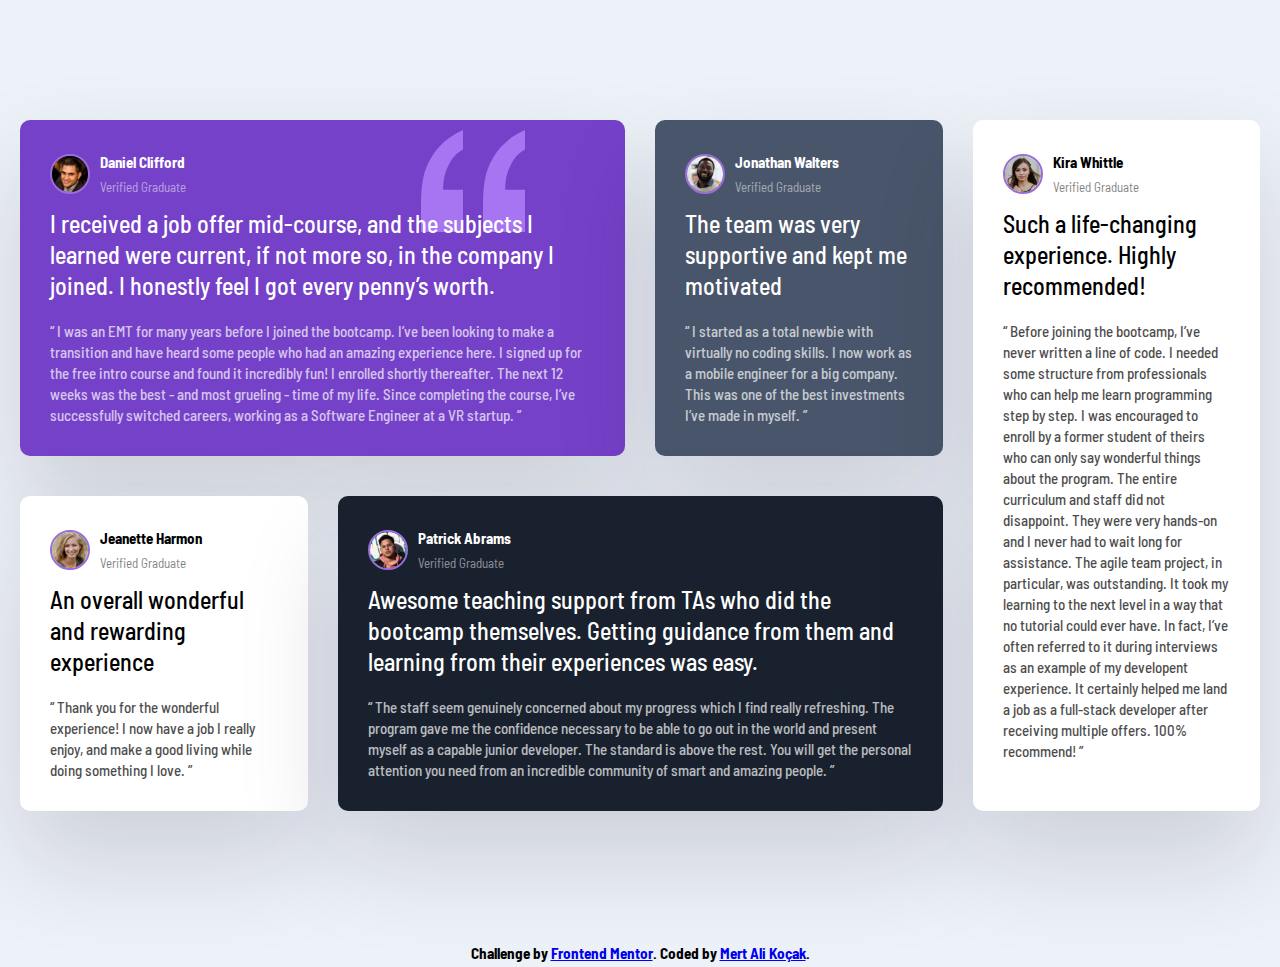
<file: index.html>
<!DOCTYPE html>
<html lang="en">
  <head>
    <meta charset="UTF-8" />
    <meta http-equiv="X-UA-Compatible" content="IE=edge" />
    <meta name="viewport" content="width=device-width, initial-scale=1.0" />
    <link rel="stylesheet" href="style.css" />
    <title>Testimonials</title>
  </head>
  <body>
    <div class="testimonials">
      <div class="card card--bg-purple">
        <header class="card__header">
          <img
            src="images/image-daniel.jpg"
            alt="image-daniel"
            class="card__img"
          />
          <div>
            <h3>Daniel Clifford</h3>
            <p>Verified Graduate</p>
          </div>
        </header>
        <p class="card__lead">
          I received a job offer mid-course, and the subjects I learned were
          current, if not more so, in the company I joined. I honestly feel I
          got every penny’s worth.
        </p>
        <p class="card__quote">
          “ I was an EMT for many years before I joined the bootcamp. I’ve been
          looking to make a transition and have heard some people who had an
          amazing experience here. I signed up for the free intro course and
          found it incredibly fun! I enrolled shortly thereafter. The next 12
          weeks was the best - and most grueling - time of my life. Since
          completing the course, I’ve successfully switched careers, working as
          a Software Engineer at a VR startup. ”
        </p>
      </div>
      <div class="card card--bg-gray-blue">
        <header class="card__header">
          <img
            src="images/image-jonathan.jpg"
            alt="image-jonathan"
            class="card__img"
          />
          <div>
            <h3>Jonathan Walters</h3>
            <p>Verified Graduate</p>
          </div>
        </header>
        <p class="card__lead">
          The team was very supportive and kept me motivated
        </p>
        <p class="card__quote">
          “ I started as a total newbie with virtually no coding skills. I now
          work as a mobile engineer for a big company. This was one of the best
          investments I’ve made in myself. ”
        </p>
      </div>
      <div class="card">
        <header class="card__header">
          <img
            src="images/image-jeanette.jpg"
            alt="image-jeanette"
            class="card__img"
          />
          <div>
            <h3>Jeanette Harmon</h3>
            <p>Verified Graduate</p>
          </div>
        </header>
        <p class="card__lead">An overall wonderful and rewarding experience</p>
        <p class="card__quote">
          “ Thank you for the wonderful experience! I now have a job I really
          enjoy, and make a good living while doing something I love. ”
        </p>
      </div>
      <div class="card card--bg-black-blue">
        <header class="card__header">
          <img
            src="images/image-patrick.jpg"
            alt="image-patrick"
            class="card__img"
          />
          <div>
            <h3>Patrick Abrams</h3>
            <p>Verified Graduate</p>
          </div>
        </header>
        <p class="card__lead">
          Awesome teaching support from TAs who did the bootcamp themselves.
          Getting guidance from them and learning from their experiences was
          easy.
        </p>
        <p class="card__quote">
          “ The staff seem genuinely concerned about my progress which I find
          really refreshing. The program gave me the confidence necessary to be
          able to go out in the world and present myself as a capable junior
          developer. The standard is above the rest. You will get the personal
          attention you need from an incredible community of smart and amazing
          people. ”
        </p>
      </div>
      <div class="card">
        <header class="card__header">
          <img src="images/image-kira.jpg" alt="image-kira" class="card__img" />
          <div>
            <h3>Kira Whittle</h3>
            <p>Verified Graduate</p>
          </div>
        </header>
        <p class="card__lead">
          Such a life-changing experience. Highly recommended!
        </p>
        <p class="card__quote">
          “ Before joining the bootcamp, I’ve never written a line of code. I
          needed some structure from professionals who can help me learn
          programming step by step. I was encouraged to enroll by a former
          student of theirs who can only say wonderful things about the program.
          The entire curriculum and staff did not disappoint. They were very
          hands-on and I never had to wait long for assistance. The agile team
          project, in particular, was outstanding. It took my learning to the
          next level in a way that no tutorial could ever have. In fact, I’ve
          often referred to it during interviews as an example of my developent
          experience. It certainly helped me land a job as a full-stack
          developer after receiving multiple offers. 100% recommend! ”
        </p>
      </div>
    </div>
    <footer>
      <h3>
        Challenge by
        <a href="https://www.frontendmentor.io?ref=challenge" target="_blank"
          >Frontend Mentor</a
        >. Coded by <a href="#">Mert Ali Koçak</a>.
      </h3>
    </footer>
  </body>
</html>
</file>
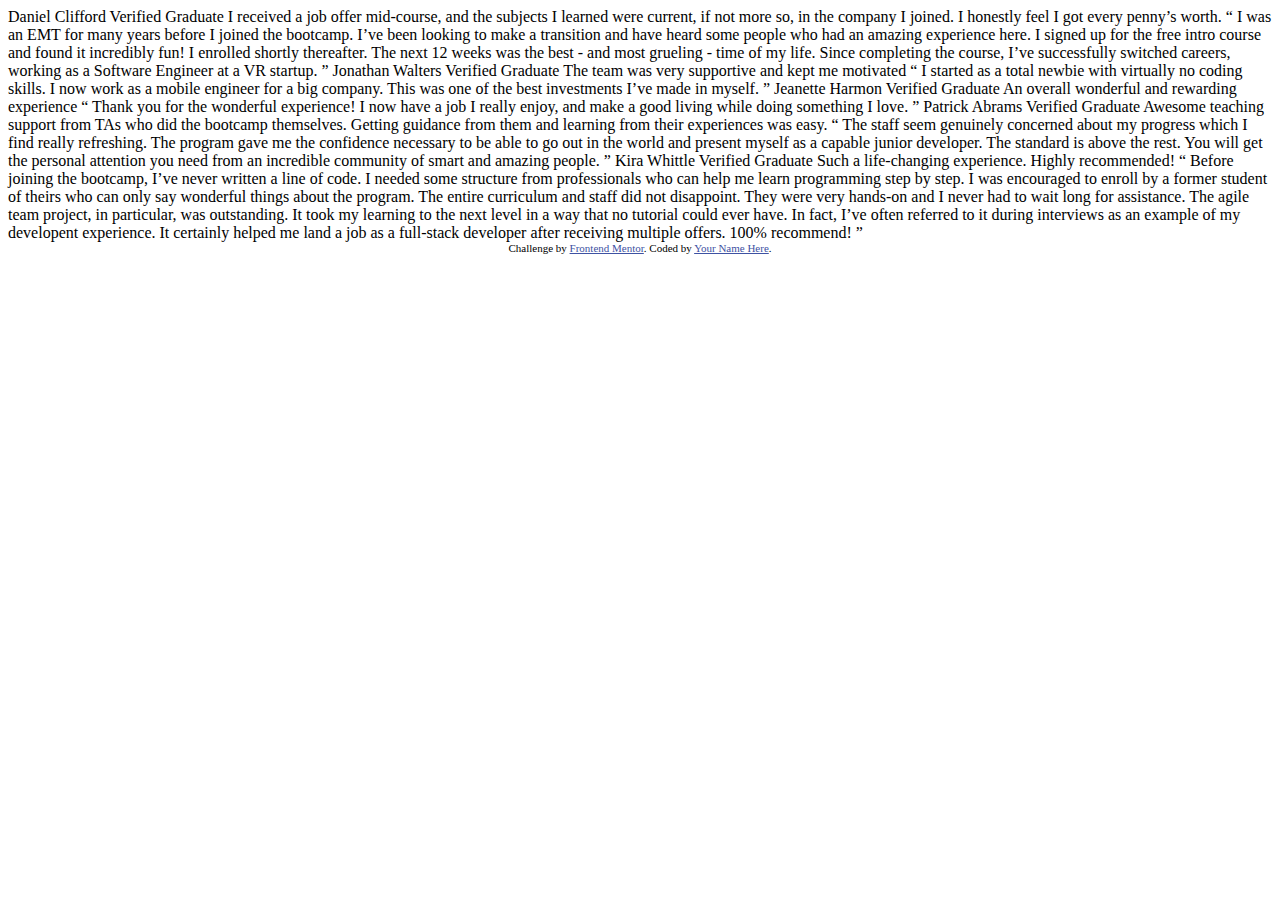
<file: sandbox/index.html>
<!DOCTYPE html>
<html lang="en">
<head>
  <meta charset="UTF-8">
  <meta name="viewport" content="width=device-width, initial-scale=1.0"> <!-- displays site properly based on user's device -->

  <link rel="icon" type="image/png" sizes="32x32" href="./images/favicon-32x32.png">
  
  <title>Frontend Mentor | [Challenge Name Here]</title>

  <!-- Feel free to remove these styles or customise in your own stylesheet 👍 -->
  <style>
    .attribution { font-size: 11px; text-align: center; }
    .attribution a { color: hsl(228, 45%, 44%); }
  </style>
</head>
<body>
  Daniel Clifford
  Verified Graduate

  I received a job offer mid-course, and the subjects I learned were current, if not more so, 
  in the company I joined. I honestly feel I got every penny’s worth.

  “ I was an EMT for many years before I joined the bootcamp. I’ve been looking to make a 
  transition and have heard some people who had an amazing experience here. I signed up 
  for the free intro course and found it incredibly fun! I enrolled shortly thereafter. 
  The next 12 weeks was the best - and most grueling - time of my life. Since completing 
  the course, I’ve successfully switched careers, working as a Software Engineer at a VR startup. ”

  Jonathan Walters
  Verified Graduate

  The team was very supportive and kept me motivated

  “ I started as a total newbie with virtually no coding skills. I now work as a mobile engineer 
  for a big company. This was one of the best investments I’ve made in myself. ”

  Jeanette Harmon
  Verified Graduate

  An overall wonderful and rewarding experience

  “ Thank you for the wonderful experience! I now have a job I really enjoy, and make a good living 
  while doing something I love. ”

  Patrick Abrams
  Verified Graduate

  Awesome teaching support from TAs who did the bootcamp themselves. Getting guidance from them and 
  learning from their experiences was easy.

  “ The staff seem genuinely concerned about my progress which I find really refreshing. The program 
  gave me the confidence necessary to be able to go out in the world and present myself as a capable 
  junior developer. The standard is above the rest. You will get the personal attention you need from 
  an incredible community of smart and amazing people. ”

  Kira Whittle
  Verified Graduate

  Such a life-changing experience. Highly recommended!

  “ Before joining the bootcamp, I’ve never written a line of code. I needed some structure from 
  professionals who can help me learn programming step by step. I was encouraged to enroll by a former 
  student of theirs who can only say wonderful things about the program. The entire curriculum and staff 
  did not disappoint. They were very hands-on and I never had to wait long for assistance. The agile team 
  project, in particular, was outstanding. It took my learning to the next level in a way that no tutorial 
  could ever have. In fact, I’ve often referred to it during interviews as an example of my developent 
  experience. It certainly helped me land a job as a full-stack developer after receiving multiple offers. 
  100% recommend! ”
  
  <div class="attribution">
    Challenge by <a href="https://www.frontendmentor.io?ref=challenge" target="_blank">Frontend Mentor</a>. 
    Coded by <a href="#">Your Name Here</a>.
  </div>
</body>
</html>
</file>
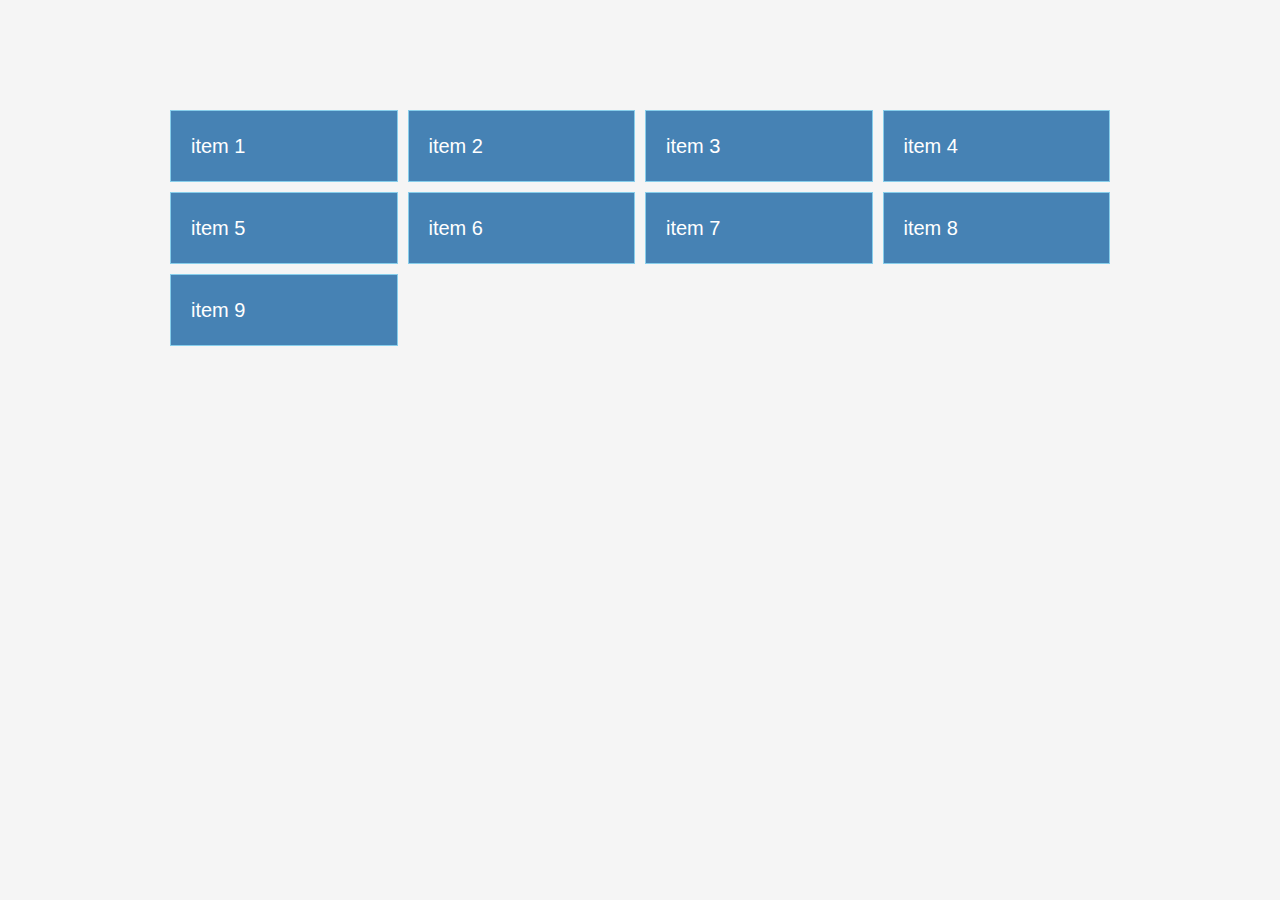
<file: sandbox/grid.html>
<!DOCTYPE html>
<html lang="en">
  <head>
    <meta charset="UTF-8" />
    <meta http-equiv="X-UA-Compatible" content="IE=edge" />
    <meta name="viewport" content="width=device-width, initial-scale=1.0" />
    <link rel="stylesheet" href="grid.css" />
    <title>CSS Grid Crash Course</title>
  </head>
  <body>
    <div class="container">
      <div class="item">item 1</div>
      <div class="item">item 2</div>
      <div class="item">item 3</div>
      <div class="item">item 4</div>
      <div class="item">item 5</div>
      <div class="item">item 6</div>
      <div class="item">item 7</div>
      <div class="item">item 8</div>
      <div class="item">item 9</div>
    </div>
  </body>
</html>
</file>
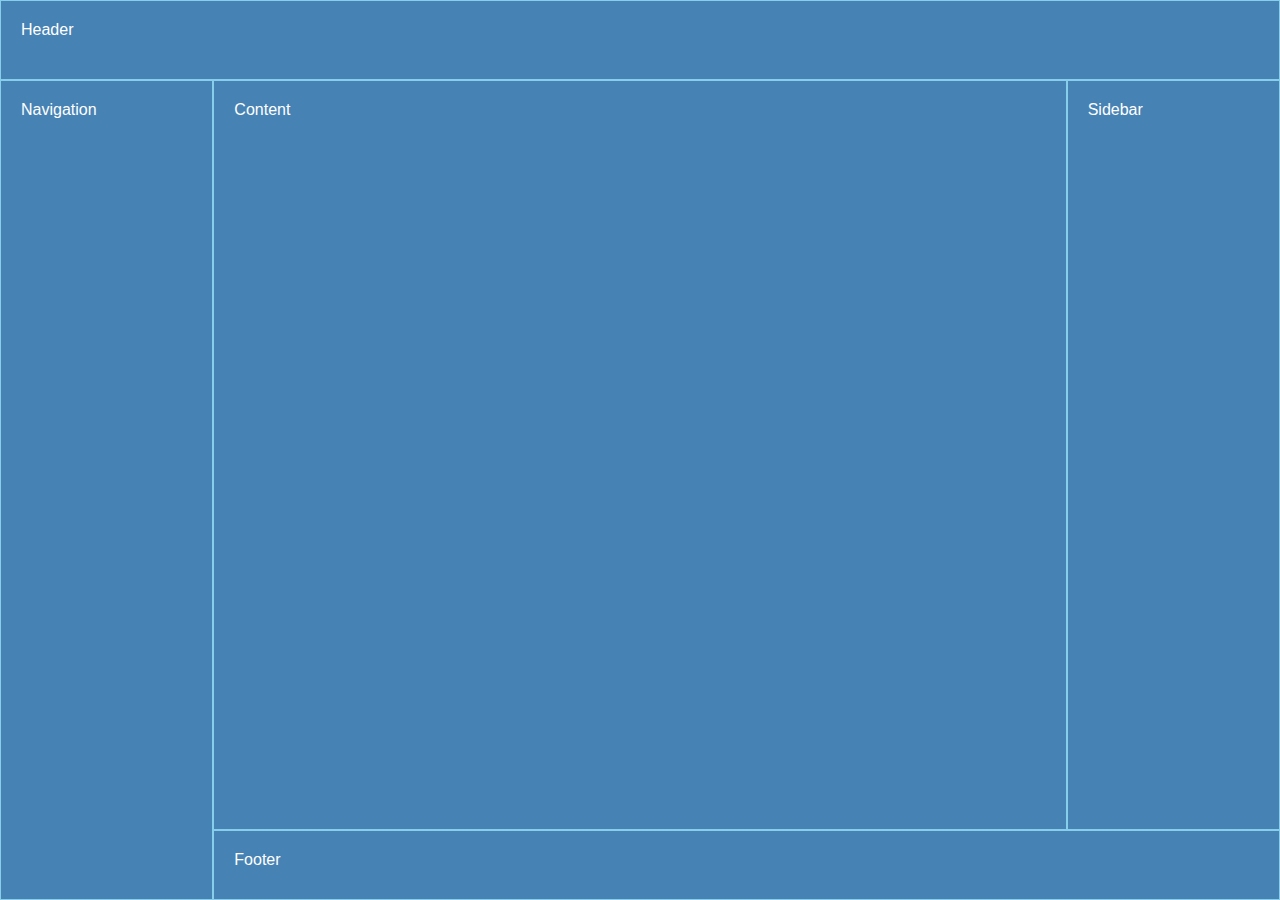
<file: sandbox/grid2.html>
<!DOCTYPE html>
<html lang="en">
  <head>
    <meta charset="UTF-8" />
    <meta http-equiv="X-UA-Compatible" content="IE=edge" />
    <meta name="viewport" content="width=device-width, initial-scale=1.0" />
    <link rel="stylesheet" href="grid2.css" />
    <title>CSS Grid Template Areas</title>
  </head>
  <body>
    <header>Header</header>
    <main>Content</main>
    <nav>Navigation</nav>
    <aside>Sidebar</aside>
    <footer>Footer</footer>
  </body>
</html>
</file>
<file: style.css>
@import url("https://fonts.googleapis.com/css2?family=Barlow+Semi+Condensed:wght@200;300;400;700&display=swap");
* {
  box-sizing: border-box;
  padding: 0;
  margin: 0;
}
body {
  background: #edf2f8;
  font-family: "Barlow Semi Condensed", sans-serif;
  line-height: 1.7;
  font-size: 13px;
}

.testimonials {
  max-width: 1440px;
  margin: 100px auto;
  padding: 20px;
  display: grid;
  grid-template-columns: repeat(4, 1fr);
  gap: 30px;
}

.card {
  background-color: white;
  border-radius: 10px;
  padding: 30px;
  box-shadow: rgba(17, 12, 46, 0.15) 0px 48px 100px 0px;
  margin-bottom: 10px;
}

.card__header {
  display: flex;
  align-items: center;
  margin-bottom: 10px;
}
.card__header h3 {
  font-size: 15px;
}
.card__header p {
  opacity: 50%;
}

.card__img {
  width: 40px;
  height: 40px;
  border-radius: 50%;
  border: 2px solid #996ed9;
  margin-right: 10px;
}

.card__lead {
  font-size: 1.5rem;
  font-weight: 500;
  line-height: 1.3;
  margin-bottom: 20px;
}
.card__quote {
  font-size: 15px;
  font-weight: 500;
  line-height: 1.4;
  opacity: 70%;
}

.card--bg-purple {
  background-color: hsl(263, 55%, 52%);
  color: white;
  background-image: url(./images/bg-pattern-quotation.svg);
  background-repeat: no-repeat;
  background-position: top 10px right 100px;
}
.card--bg-gray-blue {
  background-color: hsl(217, 19%, 35%);
  color: white;
}
.card--bg-black-blue {
  background-color: hsl(219, 29%, 14%);
  color: white;
}
.card:nth-of-type(1) {
  grid-column: 1/3;
}
.card:nth-of-type(5) {
  grid-column: 4/5;
  grid-row: 1/3;
}
.card:nth-of-type(4) {
  grid-column: 2/4;
  grid-row: 2/3;
}

footer {
  text-align: center;
}

@media (max-width: 769px) {
  .testimonials {
    grid-template-columns: 1fr;
    width: 100%;
  }
  .card:nth-of-type(1) {
    grid-column: 1;
  }
  .card:nth-of-type(5) {
    grid-column: 1;
    grid-row: 5;
  }
  .card:nth-of-type(4) {
    grid-column: 1;
    grid-row: 4;
  }
}
</file>
<file: sandbox/grid.css>
* {
  box-sizing: border-box;
  padding: 0;
  margin: 0;
}
body {
  font-family: "Open Sans", sans-serif;
  font-size: 16px;
  line-height: 1.5;
  color: #333;
  background-color: #f5f5f5;
}

.container {
  max-width: 960px;
  margin: 100px auto;
  padding: 10px;
  display: grid;
  /* grid-template-columns: repeat(3, 1fr); */
  grid-template-columns: repeat(auto-fill, minmax(200px, 1fr));
  gap: 10px;

  /*   align-items: flex-end;
  justify-content: space-around; */

  /*   grid-auto-rows: minmax(100px, auto); */
  /* grid-template-rows: repeat(3, 1fr); */
}

.item {
  background-color: steelblue;
  color: #fff;
  font-size: 20px;
  padding: 20px;
  border: skyblue 1px solid;
}

/* .item:nth-of-type(1) {
  background-color: black;
  grid-column: 1/3;
}
.item:nth-of-type(3) {
  background-color: #333;
  grid-row: 2/4;
}
.item:nth-of-type(4) {
  background-color: #333;
  grid-row: 2/4;
} */

@media (max-width: 500px) {
  .container {
    grid-template-columns: 1fr;
  }
}
</file>
<file: sandbox/grid2.css>
* {
  box-sizing: border-box;
  padding: 0;
  margin: 0;
}
body {
  font-family: "Open Sans", sans-serif;
  font-size: 16px;
  height: 100vh;
  display: grid;
  grid-template-areas:
    "header header header"
    "nav content sidebar"
    "nav footer footer";
  grid-template-columns: 1fr 4fr 1fr;
  grid-template-rows: 80px 1fr 70px;
}

header,
footer,
main,
aside,
nav {
  background-color: steelblue;
  color: #fff;
  padding: 20px;
  border: skyblue 1px solid;
}

header {
  grid-area: header;
}
nav {
  grid-area: nav;
}
main {
  grid-area: content;
}
aside {
  grid-area: sidebar;
}

footer {
  grid-area: footer;
}
</file>
